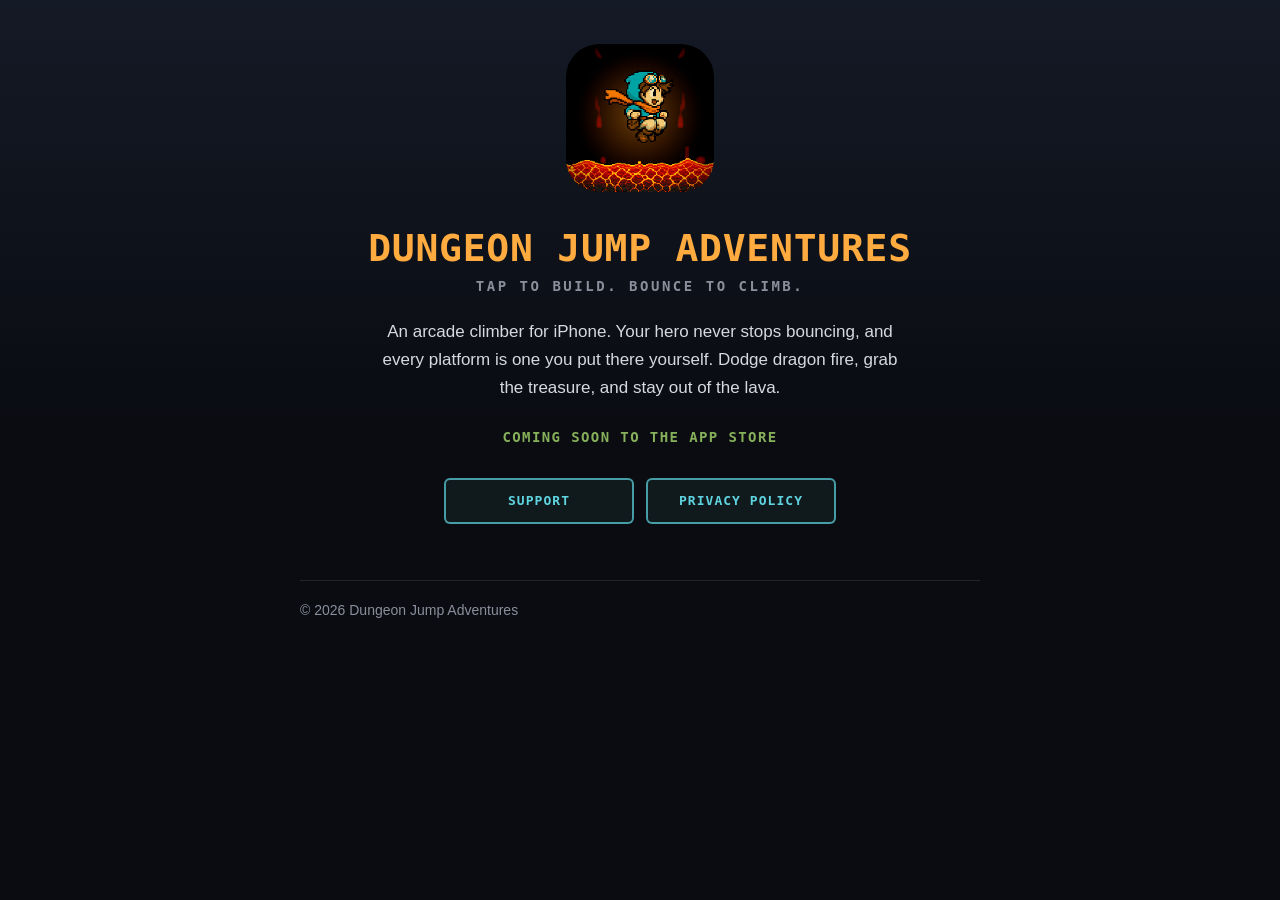
<file: index.html>
<!DOCTYPE html>
<html lang="en">
<head>
<meta charset="utf-8">
<meta name="viewport" content="width=device-width, initial-scale=1">
<title>Dungeon Jump Adventures</title>
<meta name="description" content="Dungeon Jump Adventures is an arcade climber for iPhone. Tap to place platforms, bounce upward, and dodge dragon fire.">
<link rel="icon" href="icon.png">
<link rel="stylesheet" href="style.css">
</head>
<body>
<main class="hero">
  <img src="icon.png" alt="Dungeon Jump Adventures app icon: a hooded hero leaping over lava">
  <h1>Dungeon Jump Adventures</h1>
  <p class="tagline">Tap to build. Bounce to climb.</p>
  <p class="pitch">An arcade climber for iPhone. Your hero never stops bouncing, and every platform is one you put there yourself. Dodge dragon fire, grab the treasure, and stay out of the lava.</p>
  <p class="soon">Coming soon to the App Store</p>
  <nav class="links" aria-label="Pages">
    <a href="support/">Support</a>
    <a href="privacy/">Privacy policy</a>
  </nav>
</main>
<footer>
  <p>&copy; 2026 Dungeon Jump Adventures</p>
</footer>
</body>
</html>
</file>
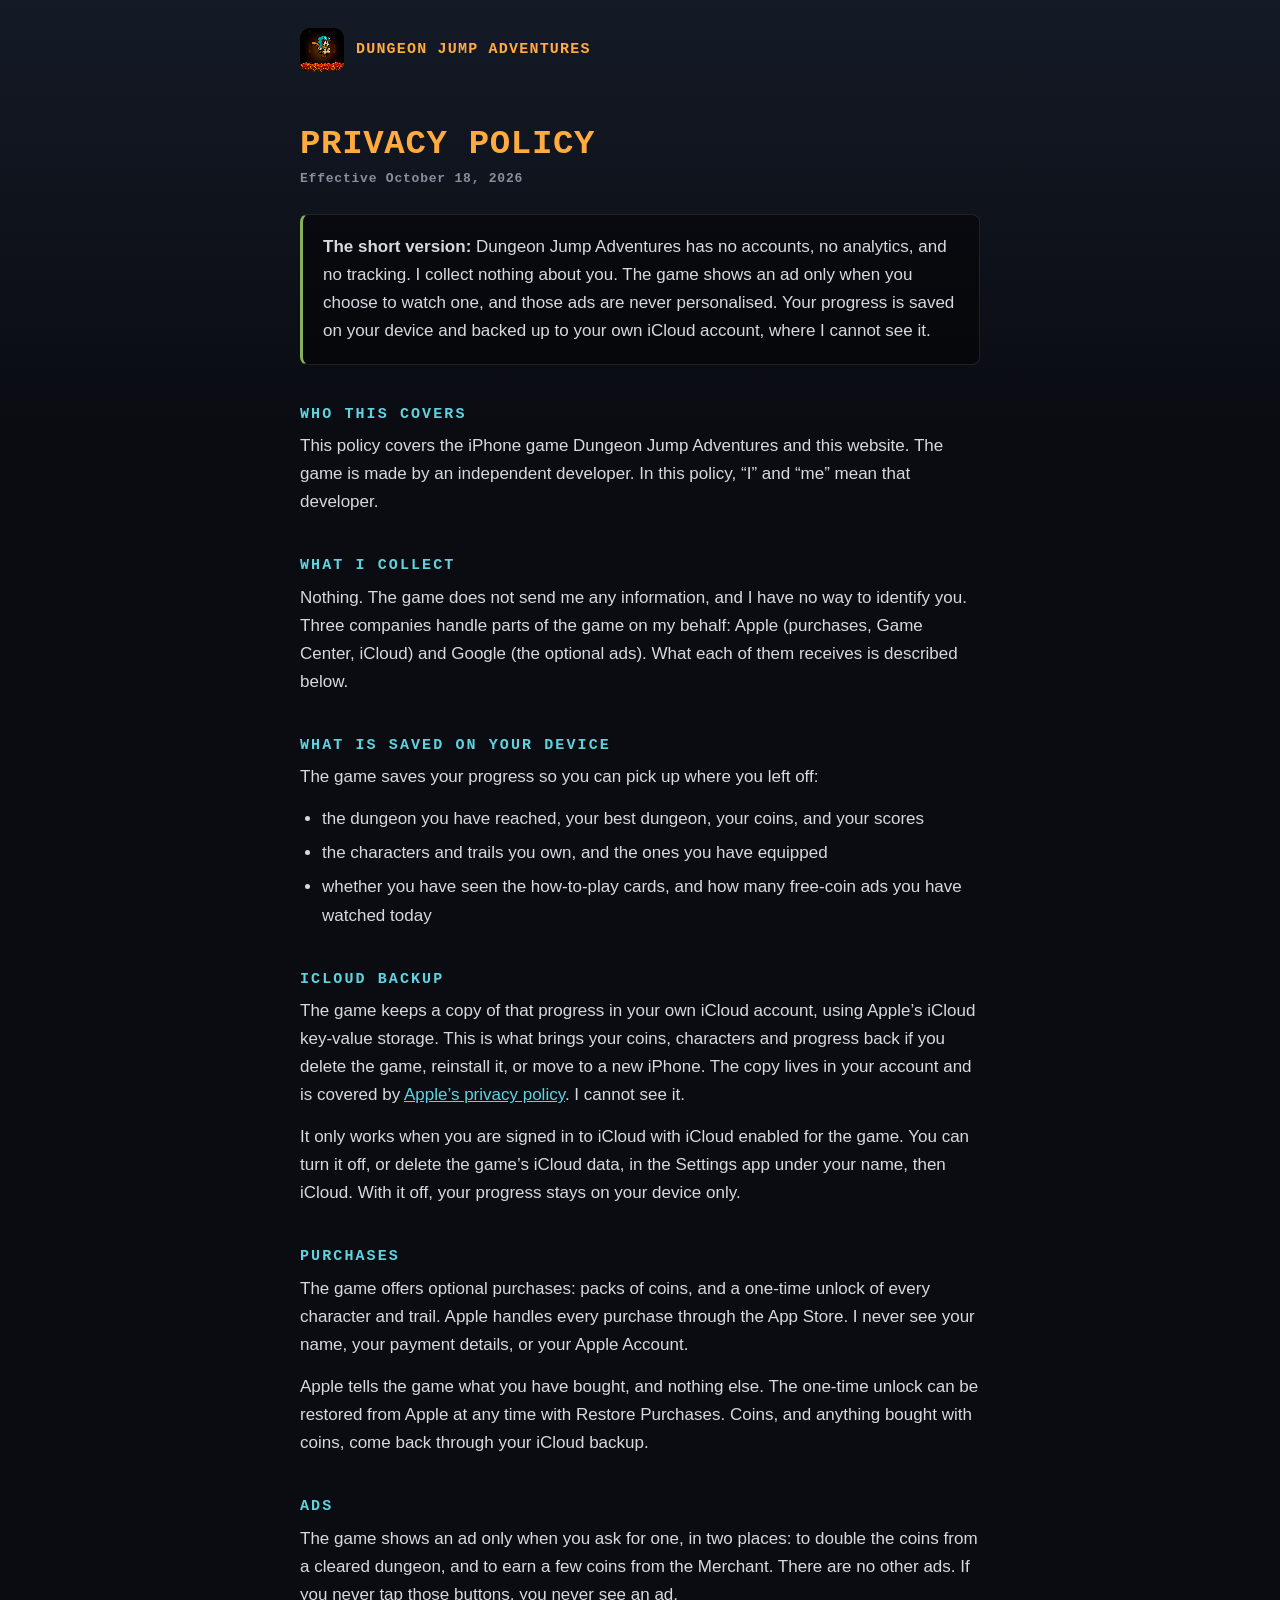
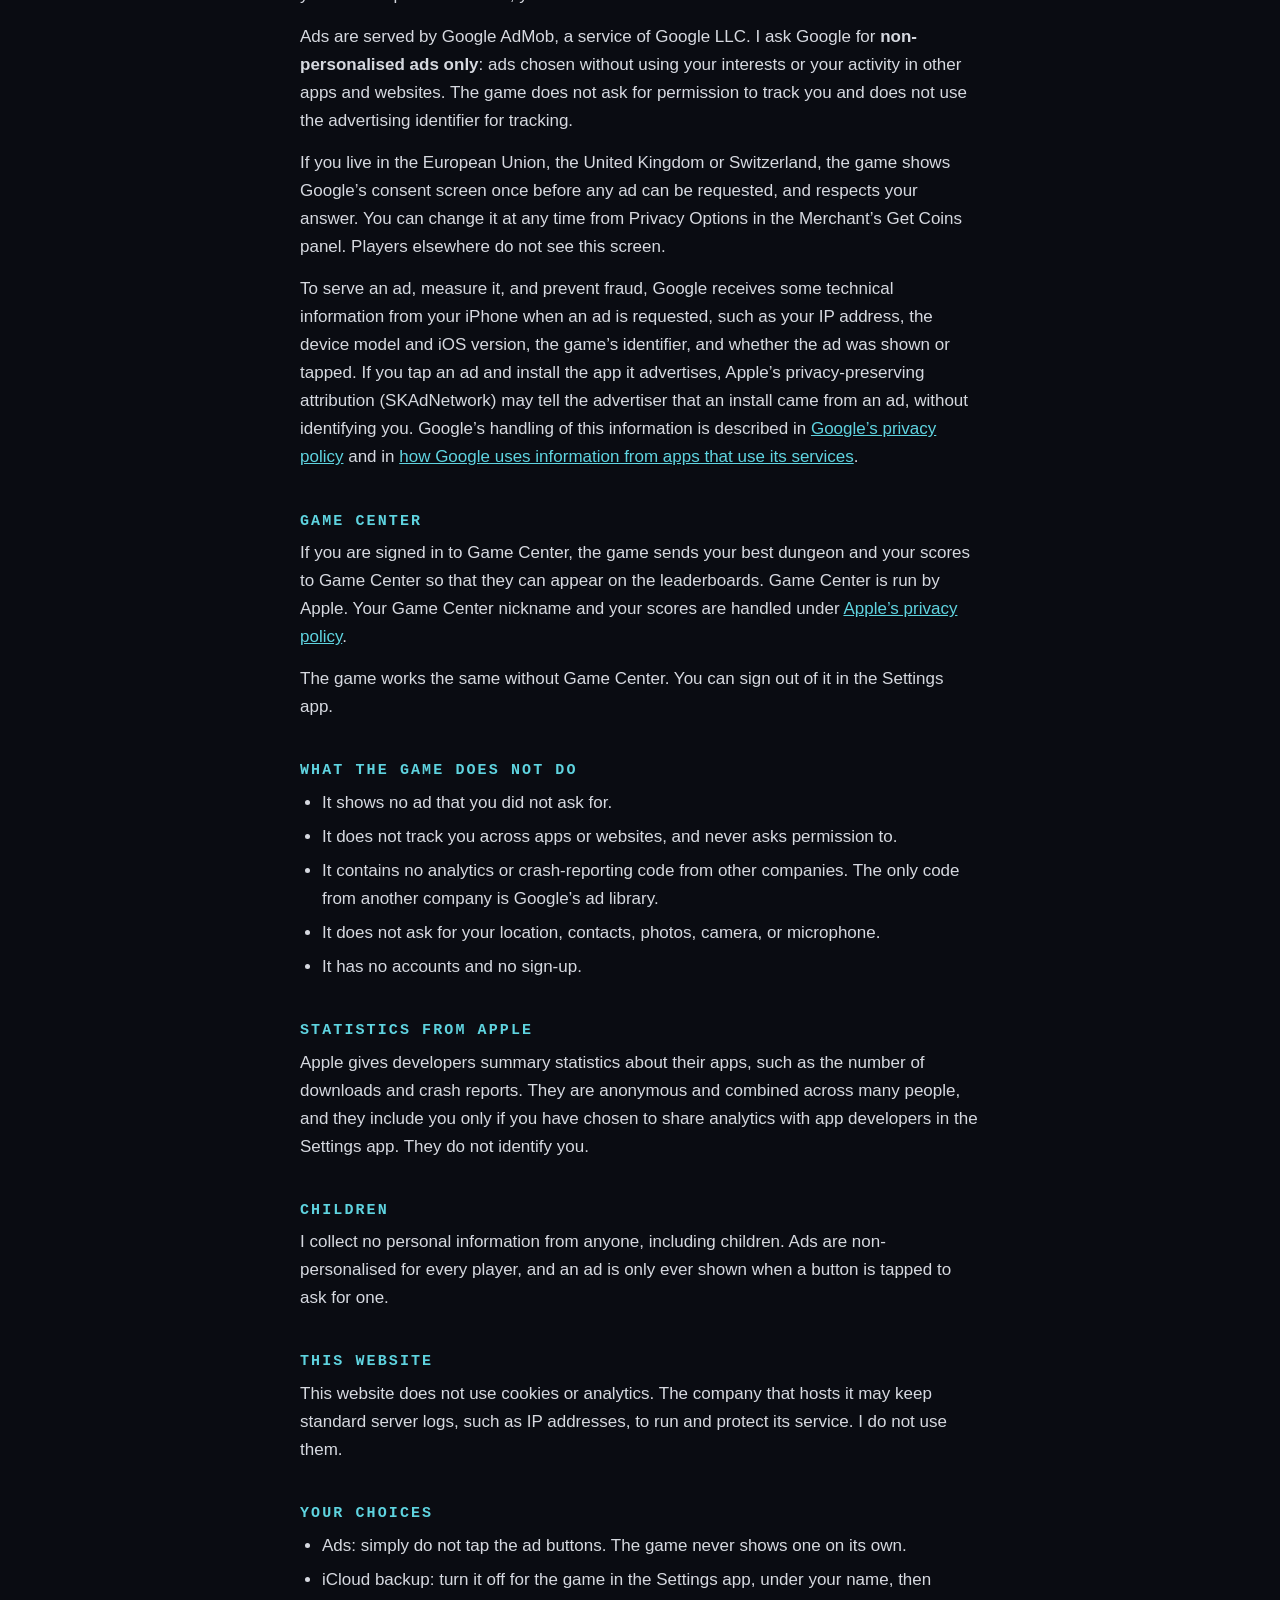
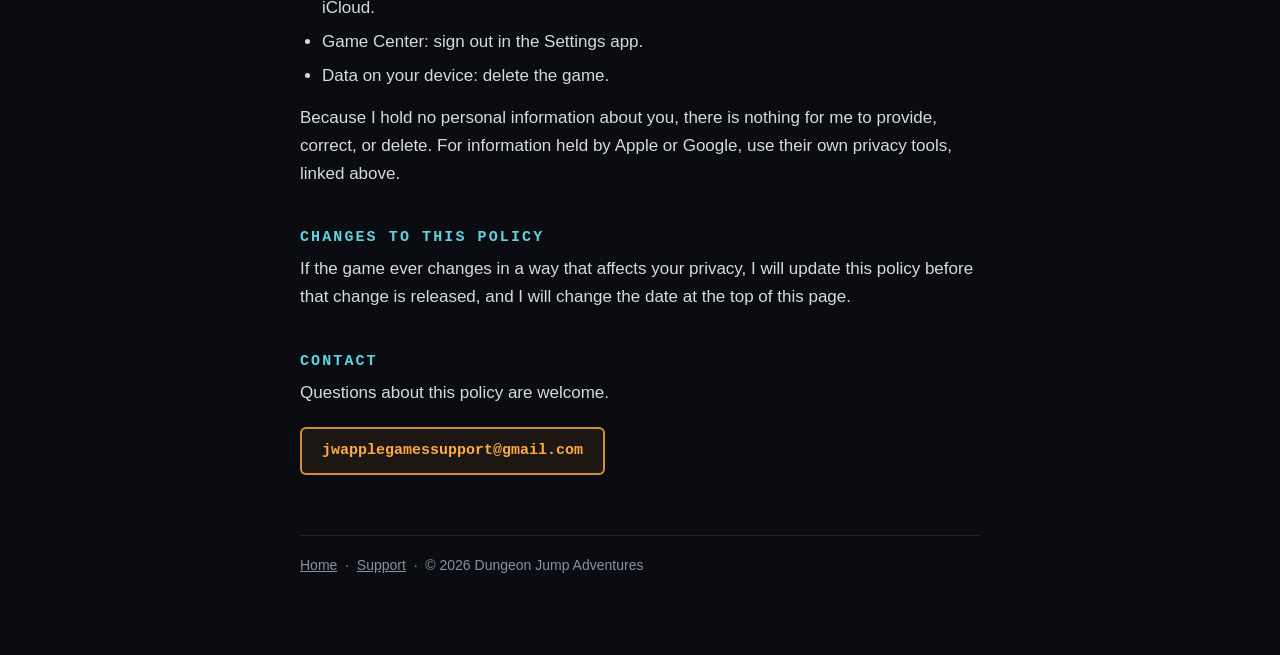
<file: privacy/index.html>
<!DOCTYPE html>
<html lang="en">
<head>
<meta charset="utf-8">
<meta name="viewport" content="width=device-width, initial-scale=1">
<title>Privacy Policy — Dungeon Jump Adventures</title>
<meta name="description" content="Dungeon Jump Adventures has no accounts and no tracking. Ads are optional and never personalised. Your progress is backed up to your own iCloud.">
<link rel="icon" href="../icon.png">
<link rel="stylesheet" href="../style.css">
</head>
<body>
<header>
  <a class="brand" href="../"><img src="../icon.png" alt="">Dungeon Jump Adventures</a>
</header>
<main>
  <h1>Privacy policy</h1>
  <p class="date">Effective October 18, 2026</p>

  <div class="summary">
    <p><strong>The short version:</strong> Dungeon Jump Adventures has no accounts, no analytics, and no tracking. I collect nothing about you. The game shows an ad only when you choose to watch one, and those ads are never personalised. Your progress is saved on your device and backed up to your own iCloud account, where I cannot see it.</p>
  </div>

  <h2>Who this covers</h2>
  <p>This policy covers the iPhone game Dungeon Jump Adventures and this website. The game is made by an independent developer. In this policy, &ldquo;I&rdquo; and &ldquo;me&rdquo; mean that developer.</p>

  <h2>What I collect</h2>
  <p>Nothing. The game does not send me any information, and I have no way to identify you. Three companies handle parts of the game on my behalf: Apple (purchases, Game Center, iCloud) and Google (the optional ads). What each of them receives is described below.</p>

  <h2>What is saved on your device</h2>
  <p>The game saves your progress so you can pick up where you left off:</p>
  <ul>
    <li>the dungeon you have reached, your best dungeon, your coins, and your scores</li>
    <li>the characters and trails you own, and the ones you have equipped</li>
    <li>whether you have seen the how-to-play cards, and how many free-coin ads you have watched today</li>
  </ul>

  <h2>iCloud backup</h2>
  <p>The game keeps a copy of that progress in your own iCloud account, using Apple&rsquo;s iCloud key-value storage. This is what brings your coins, characters and progress back if you delete the game, reinstall it, or move to a new iPhone. The copy lives in your account and is covered by <a href="https://www.apple.com/legal/privacy/">Apple&rsquo;s privacy policy</a>. I cannot see it.</p>
  <p>It only works when you are signed in to iCloud with iCloud enabled for the game. You can turn it off, or delete the game&rsquo;s iCloud data, in the Settings app under your name, then iCloud. With it off, your progress stays on your device only.</p>

  <h2>Purchases</h2>
  <p>The game offers optional purchases: packs of coins, and a one-time unlock of every character and trail. Apple handles every purchase through the App Store. I never see your name, your payment details, or your Apple Account.</p>
  <p>Apple tells the game what you have bought, and nothing else. The one-time unlock can be restored from Apple at any time with Restore Purchases. Coins, and anything bought with coins, come back through your iCloud backup.</p>

  <h2>Ads</h2>
  <p>The game shows an ad only when you ask for one, in two places: to double the coins from a cleared dungeon, and to earn a few coins from the Merchant. There are no other ads. If you never tap those buttons, you never see an ad.</p>
  <p>Ads are served by Google AdMob, a service of Google LLC. I ask Google for <strong>non-personalised ads only</strong>: ads chosen without using your interests or your activity in other apps and websites. The game does not ask for permission to track you and does not use the advertising identifier for tracking.</p>
  <p>If you live in the European Union, the United Kingdom or Switzerland, the game shows Google&rsquo;s consent screen once before any ad can be requested, and respects your answer. You can change it at any time from Privacy Options in the Merchant&rsquo;s Get Coins panel. Players elsewhere do not see this screen.</p>
  <p>To serve an ad, measure it, and prevent fraud, Google receives some technical information from your iPhone when an ad is requested, such as your IP address, the device model and iOS version, the game&rsquo;s identifier, and whether the ad was shown or tapped. If you tap an ad and install the app it advertises, Apple&rsquo;s privacy-preserving attribution (SKAdNetwork) may tell the advertiser that an install came from an ad, without identifying you. Google&rsquo;s handling of this information is described in <a href="https://policies.google.com/privacy">Google&rsquo;s privacy policy</a> and in <a href="https://policies.google.com/technologies/partner-sites">how Google uses information from apps that use its services</a>.</p>

  <h2>Game Center</h2>
  <p>If you are signed in to Game Center, the game sends your best dungeon and your scores to Game Center so that they can appear on the leaderboards. Game Center is run by Apple. Your Game Center nickname and your scores are handled under <a href="https://www.apple.com/legal/privacy/">Apple&rsquo;s privacy policy</a>.</p>
  <p>The game works the same without Game Center. You can sign out of it in the Settings app.</p>

  <h2>What the game does not do</h2>
  <ul>
    <li>It shows no ad that you did not ask for.</li>
    <li>It does not track you across apps or websites, and never asks permission to.</li>
    <li>It contains no analytics or crash-reporting code from other companies. The only code from another company is Google&rsquo;s ad library.</li>
    <li>It does not ask for your location, contacts, photos, camera, or microphone.</li>
    <li>It has no accounts and no sign-up.</li>
  </ul>

  <h2>Statistics from Apple</h2>
  <p>Apple gives developers summary statistics about their apps, such as the number of downloads and crash reports. They are anonymous and combined across many people, and they include you only if you have chosen to share analytics with app developers in the Settings app. They do not identify you.</p>

  <h2>Children</h2>
  <p>I collect no personal information from anyone, including children. Ads are non-personalised for every player, and an ad is only ever shown when a button is tapped to ask for one.</p>

  <h2>This website</h2>
  <p>This website does not use cookies or analytics. The company that hosts it may keep standard server logs, such as IP addresses, to run and protect its service. I do not use them.</p>

  <h2>Your choices</h2>
  <ul>
    <li>Ads: simply do not tap the ad buttons. The game never shows one on its own.</li>
    <li>iCloud backup: turn it off for the game in the Settings app, under your name, then iCloud.</li>
    <li>Game Center: sign out in the Settings app.</li>
    <li>Data on your device: delete the game.</li>
  </ul>
  <p>Because I hold no personal information about you, there is nothing for me to provide, correct, or delete. For information held by Apple or Google, use their own privacy tools, linked above.</p>

  <h2>Changes to this policy</h2>
  <p>If the game ever changes in a way that affects your privacy, I will update this policy before that change is released, and I will change the date at the top of this page.</p>

  <h2>Contact</h2>
  <p>Questions about this policy are welcome.</p>
  <p><a class="contact" href="mailto:jwapplegamessupport@gmail.com">jwapplegamessupport@gmail.com</a></p>
</main>
<footer>
  <p><a href="../">Home</a> &nbsp;&middot;&nbsp; <a href="../support/">Support</a> &nbsp;&middot;&nbsp; &copy; 2026 Dungeon Jump Adventures</p>
</footer>
</body>
</html>
</file>
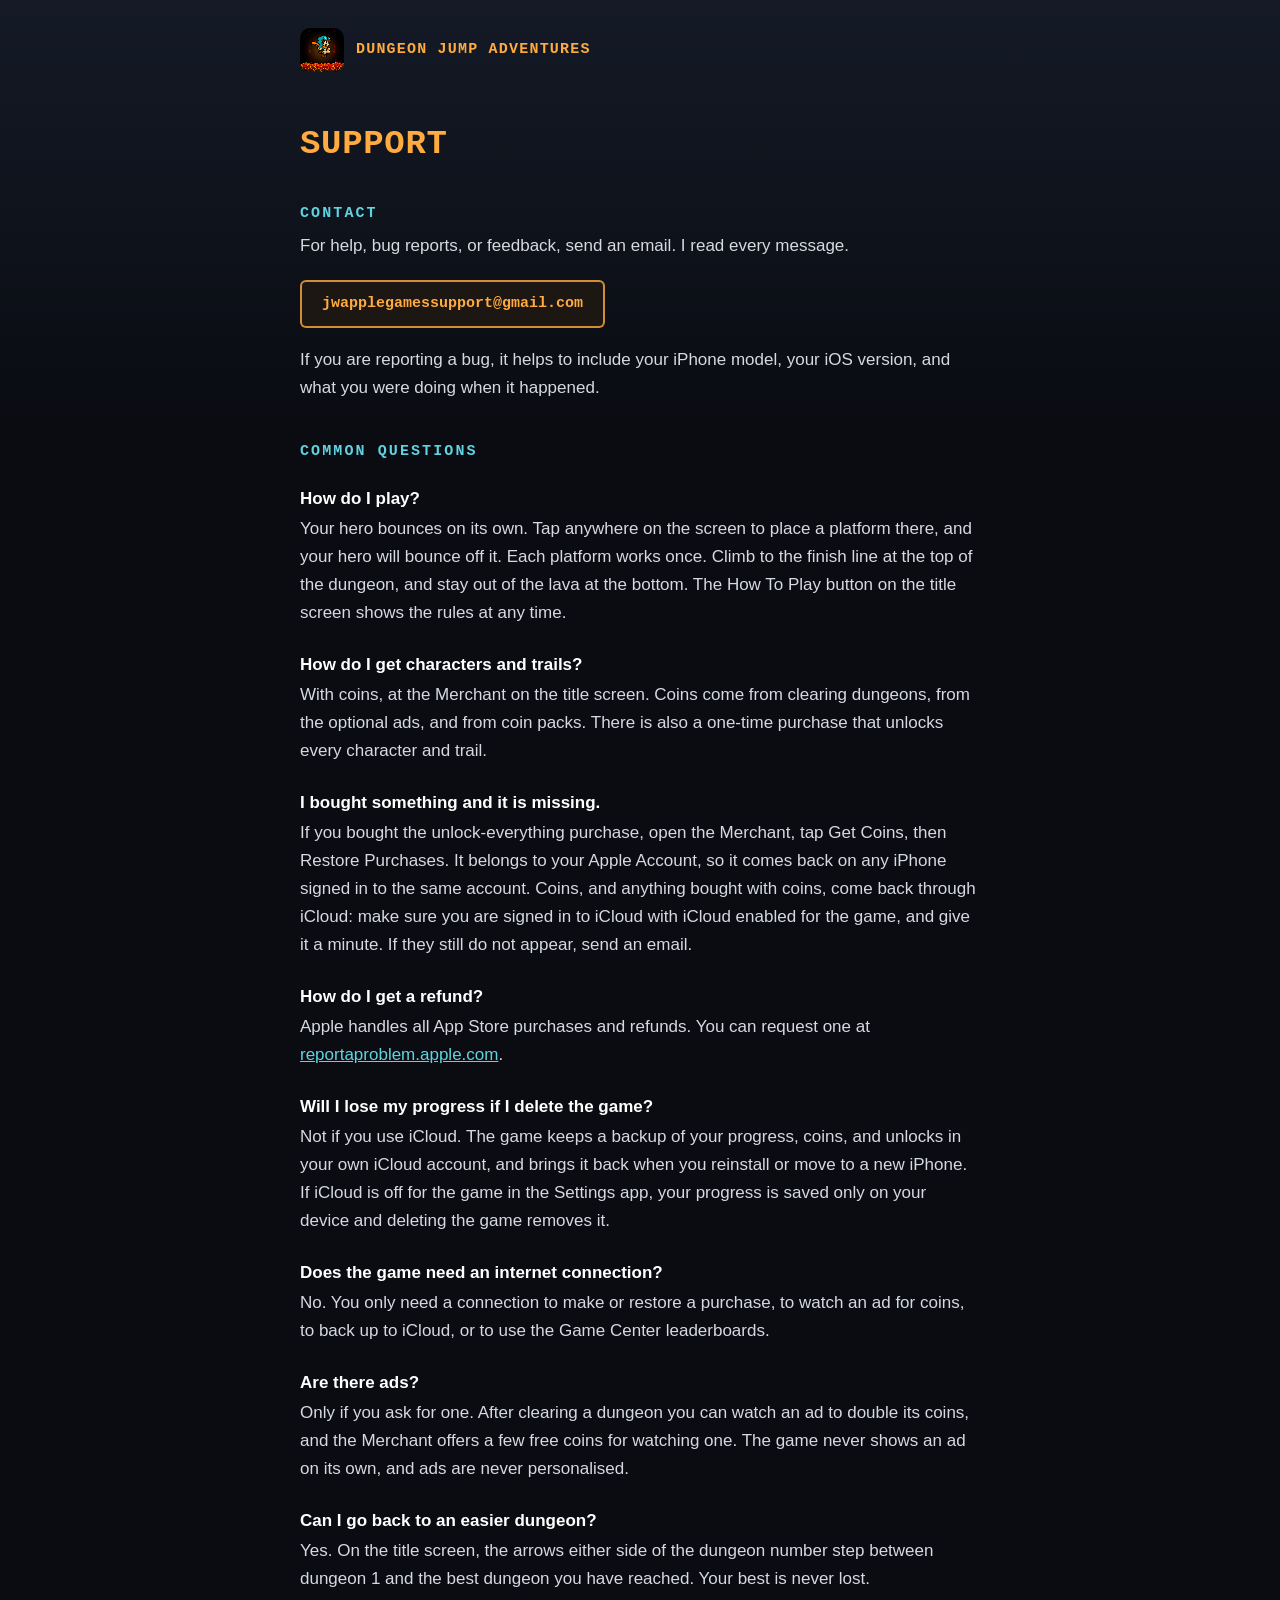
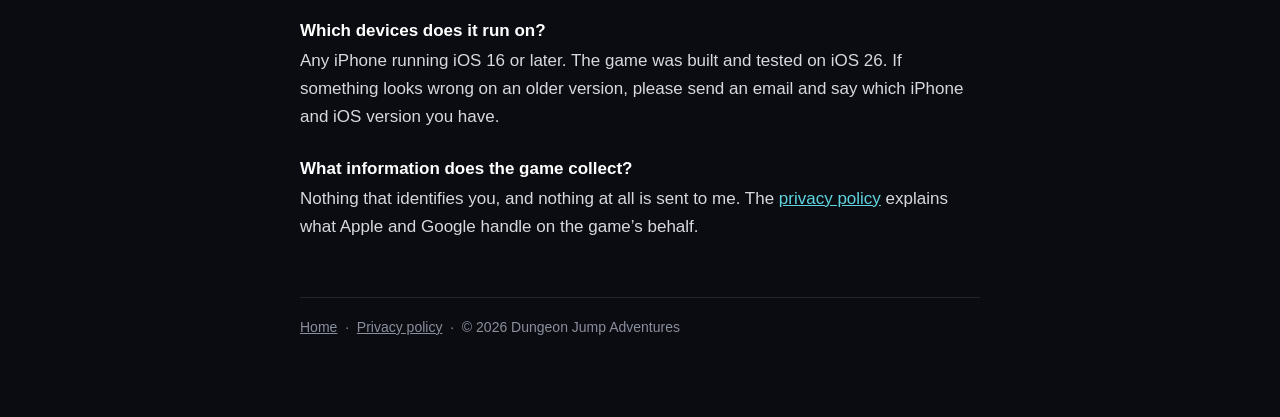
<file: support/index.html>
<!DOCTYPE html>
<html lang="en">
<head>
<meta charset="utf-8">
<meta name="viewport" content="width=device-width, initial-scale=1">
<title>Support — Dungeon Jump Adventures</title>
<meta name="description" content="Help and contact information for Dungeon Jump Adventures.">
<link rel="icon" href="../icon.png">
<link rel="stylesheet" href="../style.css">
</head>
<body>
<header>
  <a class="brand" href="../"><img src="../icon.png" alt="">Dungeon Jump Adventures</a>
</header>
<main>
  <h1>Support</h1>

  <h2>Contact</h2>
  <p>For help, bug reports, or feedback, send an email. I read every message.</p>
  <p><a class="contact" href="mailto:jwapplegamessupport@gmail.com?subject=Dungeon%20Jump%20Adventures">jwapplegamessupport@gmail.com</a></p>
  <p>If you are reporting a bug, it helps to include your iPhone model, your iOS version, and what you were doing when it happened.</p>

  <h2>Common questions</h2>

  <h3>How do I play?</h3>
  <p>Your hero bounces on its own. Tap anywhere on the screen to place a platform there, and your hero will bounce off it. Each platform works once. Climb to the finish line at the top of the dungeon, and stay out of the lava at the bottom. The How To Play button on the title screen shows the rules at any time.</p>

  <h3>How do I get characters and trails?</h3>
  <p>With coins, at the Merchant on the title screen. Coins come from clearing dungeons, from the optional ads, and from coin packs. There is also a one-time purchase that unlocks every character and trail.</p>

  <h3>I bought something and it is missing.</h3>
  <p>If you bought the unlock-everything purchase, open the Merchant, tap Get Coins, then Restore Purchases. It belongs to your Apple Account, so it comes back on any iPhone signed in to the same account. Coins, and anything bought with coins, come back through iCloud: make sure you are signed in to iCloud with iCloud enabled for the game, and give it a minute. If they still do not appear, send an email.</p>

  <h3>How do I get a refund?</h3>
  <p>Apple handles all App Store purchases and refunds. You can request one at <a href="https://reportaproblem.apple.com">reportaproblem.apple.com</a>.</p>

  <h3>Will I lose my progress if I delete the game?</h3>
  <p>Not if you use iCloud. The game keeps a backup of your progress, coins, and unlocks in your own iCloud account, and brings it back when you reinstall or move to a new iPhone. If iCloud is off for the game in the Settings app, your progress is saved only on your device and deleting the game removes it.</p>

  <h3>Does the game need an internet connection?</h3>
  <p>No. You only need a connection to make or restore a purchase, to watch an ad for coins, to back up to iCloud, or to use the Game Center leaderboards.</p>

  <h3>Are there ads?</h3>
  <p>Only if you ask for one. After clearing a dungeon you can watch an ad to double its coins, and the Merchant offers a few free coins for watching one. The game never shows an ad on its own, and ads are never personalised.</p>

  <h3>Can I go back to an easier dungeon?</h3>
  <p>Yes. On the title screen, the arrows either side of the dungeon number step between dungeon 1 and the best dungeon you have reached. Your best is never lost.</p>

  <h3>Which devices does it run on?</h3>
  <p>Any iPhone running iOS 16 or later. The game was built and tested on iOS 26. If something looks wrong on an older version, please send an email and say which iPhone and iOS version you have.</p>

  <h3>What information does the game collect?</h3>
  <p>Nothing that identifies you, and nothing at all is sent to me. The <a href="../privacy/">privacy policy</a> explains what Apple and Google handle on the game&rsquo;s behalf.</p>
</main>
<footer>
  <p><a href="../">Home</a> &nbsp;&middot;&nbsp; <a href="../privacy/">Privacy policy</a> &nbsp;&middot;&nbsp; &copy; 2026 Dungeon Jump Adventures</p>
</footer>
</body>
</html>
</file>
<file: style.css>
/* Dungeon Jump Adventures — support site.
   No scripts, no fonts or images from other servers, no cookies. */

:root {
  --stone: #0a0c12;
  --panel: #141a26;
  --line: rgba(255, 255, 255, 0.1);
  --text: #d6d9e0;
  --muted: #8a8f9c;
  --amber: #ffab40;
  --teal: #5fd4e0;
  --moss: #86b05a;
  --mono: ui-monospace, "SF Mono", SFMono-Regular, Menlo, Consolas, monospace;
  --sans: -apple-system, BlinkMacSystemFont, "Segoe UI", Roboto, Helvetica, Arial, sans-serif;
}

* { box-sizing: border-box; }

html { background: var(--stone); }

body {
  margin: 0;
  padding: 0 20px 64px;
  background: linear-gradient(var(--panel), var(--stone) 420px) no-repeat var(--stone);
  color: var(--text);
  font: 17px/1.65 var(--sans);
  -webkit-text-size-adjust: 100%;
}

main, header, footer { max-width: 680px; margin: 0 auto; }

header { padding: 28px 0 8px; }

.brand {
  display: inline-flex;
  align-items: center;
  gap: 12px;
  color: var(--amber);
  font: 800 15px/1.2 var(--mono);
  letter-spacing: 0.08em;
  text-decoration: none;
  text-transform: uppercase;
}

.brand img { width: 44px; height: 44px; border-radius: 10px; image-rendering: pixelated; }

h1 {
  margin: 36px 0 6px;
  color: var(--amber);
  font: 900 34px/1.15 var(--mono);
  letter-spacing: 0.02em;
  text-transform: uppercase;
}

h2 {
  margin: 40px 0 8px;
  color: var(--teal);
  font: 800 15px/1.3 var(--mono);
  letter-spacing: 0.14em;
  text-transform: uppercase;
}

h3 { margin: 26px 0 4px; color: #fff; font: 700 17px/1.4 var(--sans); }

p, ul { margin: 0 0 14px; }
ul { padding-left: 22px; }
li { margin-bottom: 6px; }

a { color: var(--teal); }
a:hover { color: #fff; }

.date { color: var(--muted); font: 600 13px/1.4 var(--mono); letter-spacing: 0.06em; }

.summary {
  margin: 26px 0 8px;
  padding: 18px 20px;
  background: rgba(0, 0, 0, 0.45);
  border: 1px solid var(--line);
  border-left: 3px solid var(--moss);
  border-radius: 8px;
}

.summary p:last-child { margin-bottom: 0; }

.contact {
  display: inline-block;
  margin: 6px 0 4px;
  padding: 13px 20px;
  background: #1c1712;
  border: 2px solid rgba(255, 171, 64, 0.8);
  border-radius: 6px;
  color: var(--amber);
  font: 800 15px/1.2 var(--mono);
  text-decoration: none;
  overflow-wrap: anywhere;
}

.contact:hover { color: #fff; border-color: #fff; }

/* Landing page */
.hero { padding-top: 44px; text-align: center; }
.hero img { width: 148px; height: 148px; border-radius: 33px; image-rendering: pixelated; }
.hero h1 { margin-top: 26px; font-size: 38px; }
.hero .tagline { color: var(--muted); font: 700 14px/1.4 var(--mono); letter-spacing: 0.18em; text-transform: uppercase; }
.hero .pitch { max-width: 520px; margin: 22px auto 0; }
.soon { margin-top: 26px; color: var(--moss); font: 800 14px/1.4 var(--mono); letter-spacing: 0.1em; text-transform: uppercase; }

.links { display: flex; flex-wrap: wrap; gap: 12px; justify-content: center; margin-top: 30px; }
.links a {
  min-width: 190px;
  padding: 13px 20px;
  background: #101a1c;
  border: 2px solid rgba(95, 212, 224, 0.7);
  border-radius: 6px;
  color: var(--teal);
  font: 800 13px/1.2 var(--mono);
  letter-spacing: 0.08em;
  text-decoration: none;
  text-transform: uppercase;
}
.links a:hover { color: #fff; border-color: #fff; }

footer {
  margin-top: 56px;
  padding-top: 18px;
  border-top: 1px solid var(--line);
  color: var(--muted);
  font-size: 14px;
}

footer a { color: var(--muted); }

@media (max-width: 480px) {
  body { font-size: 16px; }
  h1 { font-size: 27px; }
  .hero h1 { font-size: 29px; }
}
</file>
